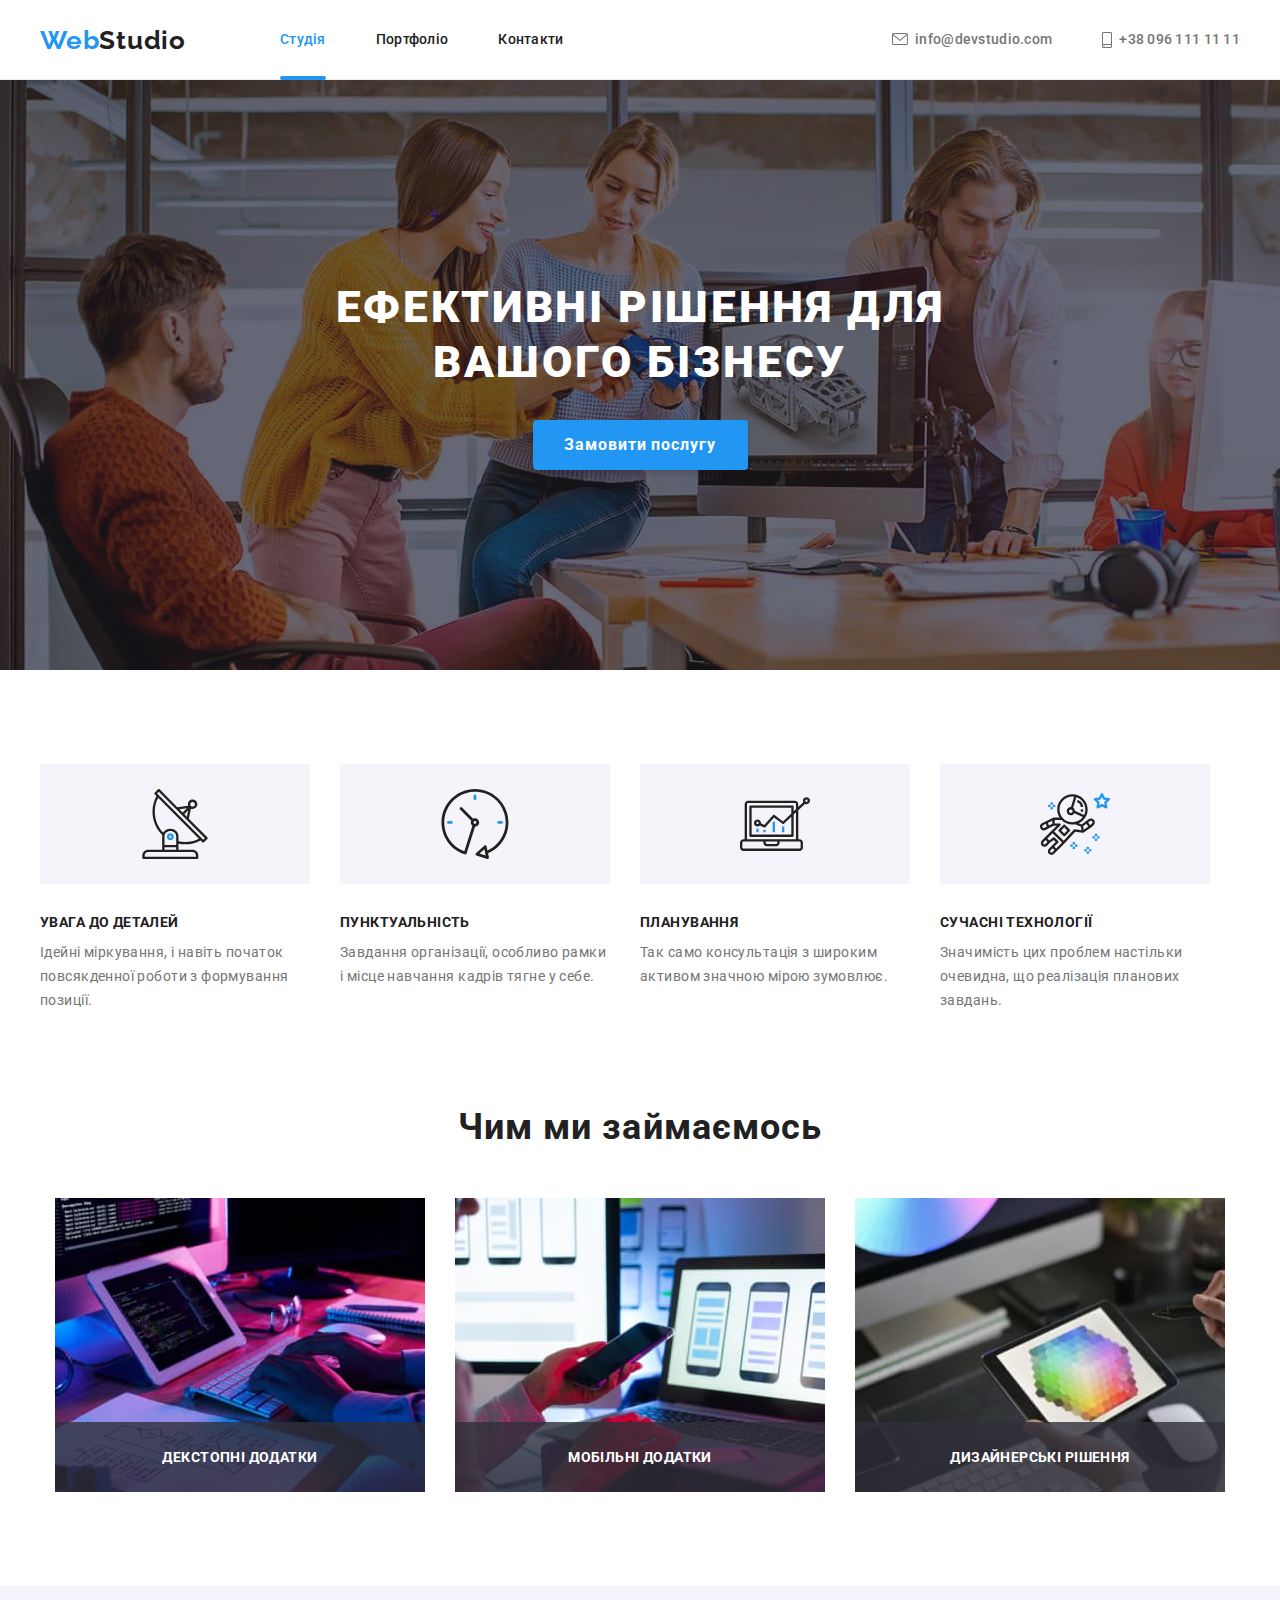
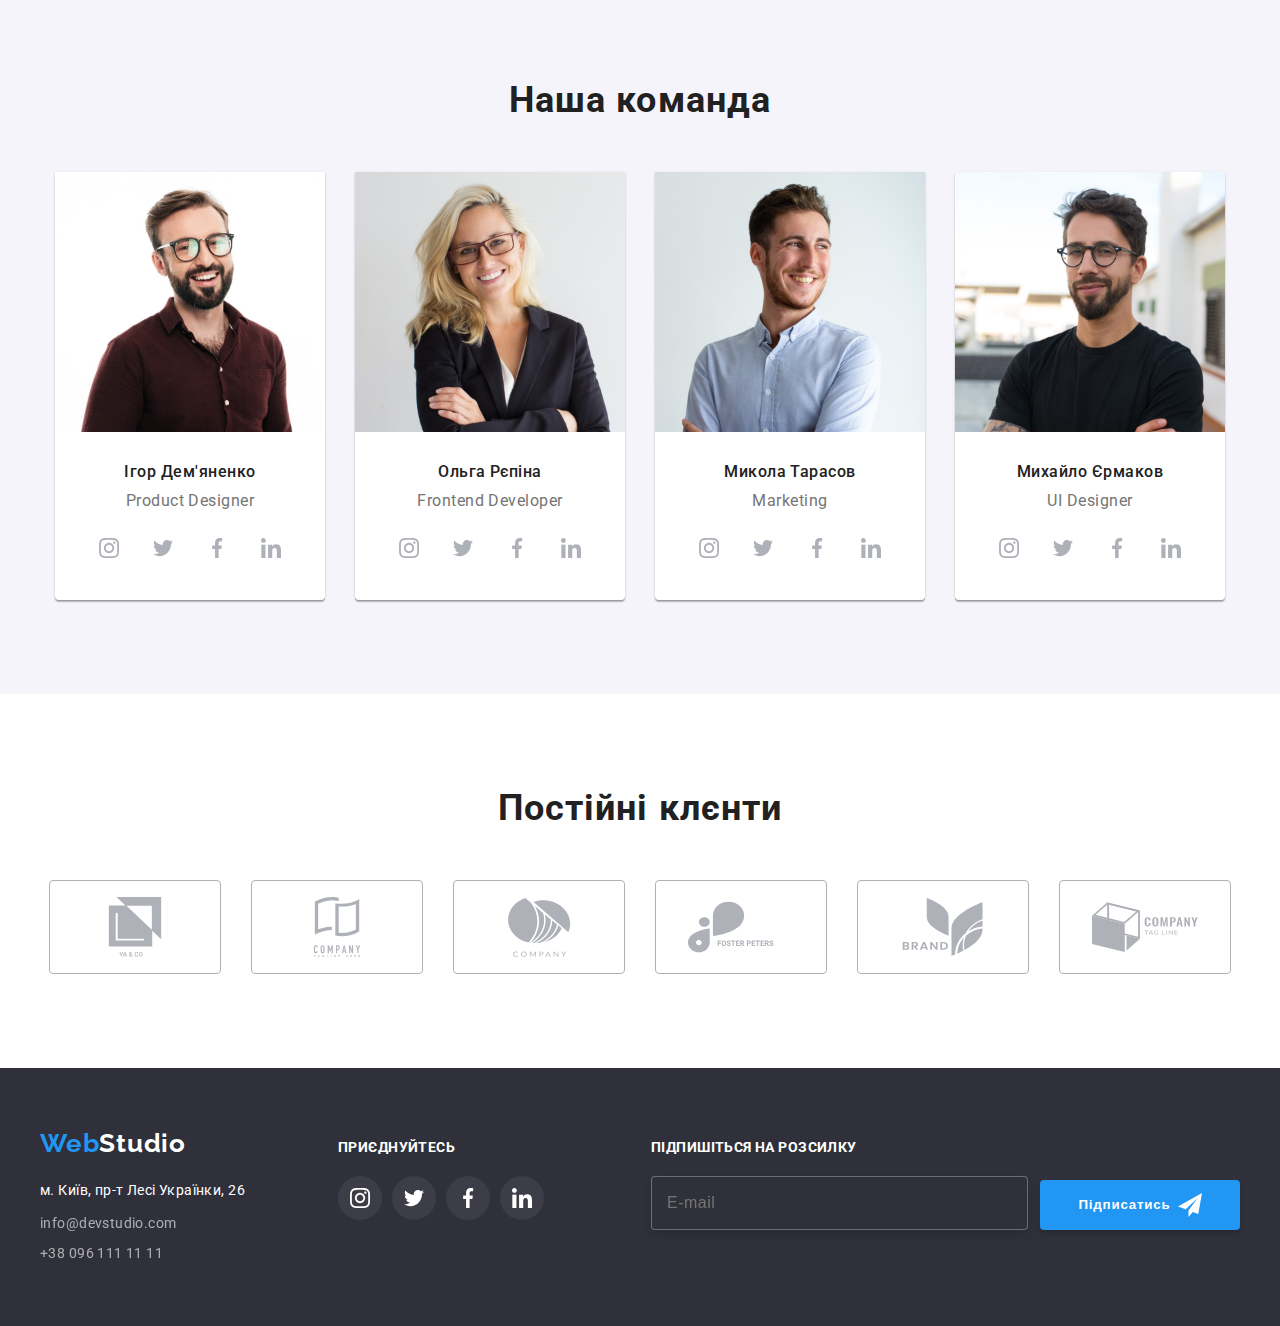
<file: index.html>
<!DOCTYPE html>
<html lang="uk">
  <head>
    <meta charset="UTF-8" />
    <meta http-equiv="X-UA-Compatible" content="IE=edge" />
    <meta name="viewport" content="width=device-width, initial-scale=1.0" />
    <link
      rel="stylesheet"
      href="https://cdnjs.cloudflare.com/ajax/libs/modern-normalize/1.1.0/modern-normalize.min.css"
      integrity="sha512-wpPYUAdjBVSE4KJnH1VR1HeZfpl1ub8YT/NKx4PuQ5NmX2tKuGu6U/JRp5y+Y8XG2tV+wKQpNHVUX03MfMFn9Q=="
      crossorigin="anonymous"
      referrerpolicy="no-referrer"
    />
    <link rel="preconnect" href="https://fonts.googleapis.com" />
    <link rel="preconnect" href="https://fonts.gstatic.com" crossorigin />
    <link
      href="https://fonts.googleapis.com/css2?family=Raleway:wght@700&family=Roboto:wght@400;500;700;900&display=swap"
      rel="stylesheet"
    />
    <link rel="stylesheet" href="css/main.min.css" />
    <title>Web Studio</title>
  </head>

  <body>
    <header class="header">
      <div class="container">
        <a class="head__logo" href="index.html"
          ><span class="head__span_logo">Web</span>Studio</a
        >
        <nav class="nav">
          <ul class="nav__list">
            <li class="nav__list-item">
              <a href="index.html " id="head__activity" class="nav__link"
                >Студія</a
              >
            </li>
            <li class="nav__list-item">
              <a href="portfolio.html" class="nav__link">Портфоліо</a>
            </li>
            <li class="nav__list-item">
              <a href="#contacts" class="nav__link">Контакти</a>
            </li>
          </ul>
        </nav>
        <ul class="head__contacts_list">
          <li class="head__list-item_contacts">
            <a class="head__contacts_link" href="mailto:info@devstudio.com">
              <svg class="head__mail_icon" height="12px" width="16px">
                <use href="./image/sprait_new.svg#icon-envelope"></use>
              </svg>
              info@devstudio.com</a
            >
          </li>
          <li class="head__list-item_contacts">
            <a class="head__contacts_link" href="tel:+380961111111">
              <svg class="head__tel_icon" height="16px" width="10px">
                <use href="./image/sprait_new.svg#icon-smartphone"></use>
              </svg>
              +38 096 111 11 11</a
            >
          </li>
        </ul>
      </div>
    </header>
    <main class="main">
      <section class="main__hero_section">
        <div class="container">
          <h1 class="hero__title">Ефективні рішення для вашого бізнесу</h1>
          <button class="hero__btn" data-modal-open type="button">
            Замовити послугу
          </button>
        </div>
      </section>
      <section class="main__features_section section">
        <div class="container">
          <ul class="features__list">
            <li class="features__list-item">
              <div class="features__icon">
                <svg width="70px" height="70px">
                  <use href="./image/sprait.svg#icon-antenna"></use>
                </svg>
              </div>
              <h3 class="features__list-item_title">УВАГА ДО ДЕТАЛЕЙ</h3>
              <p class="features__list-item_discription">
                Ідейні міркування, і навіть початок повсякденної роботи з
                формування позиції.
              </p>
            </li>
            <li class="features__list-item">
              <div class="features__icon">
                <svg width="70px" height="70px">
                  <use href="./image/sprait.svg#icon-clock"></use>
                </svg>
              </div>
              <h3 class="features__list-item_title">ПУНКТУАЛЬНІСТЬ</h3>
              <p class="features__list-item_discription">
                Завдання організації, особливо рамки і місце навчання кадрів
                тягне у себе.
              </p>
            </li>
            <li class="features__list-item">
              <div class="features__icon">
                <svg class="features-antenna" width="70px" height="70px">
                  <use href="./image/sprait.svg#icon-diagram"></use>
                </svg>
              </div>
              <h3 class="features__list-item_title">ПЛАНУВАННЯ</h3>
              <p class="features__list-item_discription">
                Так само консультація з широким активом значною мірою зумовлює.
              </p>
            </li>
            <li class="features__list-item">
              <div class="features__icon">
                <svg class="features-antenna" width="70px" height="70px">
                  <use href="./image/sprait.svg#icon-astronaut"></use>
                </svg>
              </div>
              <h3 class="features__list-item_title">СУЧАСНІ ТЕХНОЛОГІЇ</h3>
              <p class="features__list-item_discription">
                Значимість цих проблем настільки очевидна, що реалізація
                планових завдань.
              </p>
            </li>
          </ul>
        </div>
      </section>
      <section class="main__occupation_section section">
        <div class="container">
          <h2 class="occupation__title">Чим ми займаємось</h2>
          <ul class="occupation__ul">
            <li class="main__occupation_list-item">
              <img
                class="occupation__img"
                src="image/workspace2.jpg"
                alt="workspace-image"
                width="370"
                height="294"
              />
              <a class="occupation__img_discription" href=""
                >ДЕКСТОПНІ ДОДАТКИ</a
              >
            </li>
            <li class="main__occupation_list-item">
              <img
                src="image/workspace.jpg"
                alt="workspace-image"
                class="occupation__img"
                width="370"
                height="294"
              />
              <a class="occupation__img_discription" href=""
                >МОБІЛЬНІ ДОДАТКИ</a
              >
            </li>
            <li class="main__occupation_list-item">
              <img
                src="image/workspace3.jpg"
                alt="workspace-image"
                class="occupation__img"
                width="370"
                height="294"
              />
              <a class="occupation__img_discription" href=""
                >ДИЗАЙНЕРСЬКІ РІШЕННЯ</a
              >
            </li>
          </ul>
        </div>
      </section>
      <section class="main__portfolio_section section">
        <div class="container">
          <h2 class="our-team__title">Наша команда</h2>
          <ul class="our-team__ul">
            <li class="our-team__list-item">
              <img
                src="image/igor.jpg"
                alt="person-foto"
                class="person-foto"
                width="270"
                height="260"
              />
              <div class="our-team__person_block">
                <h3 class="our-team__person_title">Ігор Дем'яненко</h3>
                <p class="our-team__person_discription">Product Designer</p>
                <ul class="our-team__list_icon">
                  <li class="our-team__list-item_icon">
                    <a class="our-team__link_icon" href=""
                      ><svg width="20px" height="20px">
                        <use
                          href="./image/sprait.svg#icon-instagram"
                        ></use></svg
                    ></a>
                  </li>
                  <li class="our-team__list-item_icon">
                    <a class="our-team__link_icon" href=""
                      ><svg width="20px" height="20px">
                        <use href="./image/sprait.svg#icon-twitter"></use></svg
                    ></a>
                  </li>
                  <li class="our-team__list-item_icon">
                    <a class="our-team__link_icon" href=""
                      ><svg width="20px" height="20px">
                        <use href="./image/sprait.svg#icon-facebook"></use></svg
                    ></a>
                  </li>
                  <li class="our-team__list-item_icon">
                    <a class="our-team__link_icon" href=""
                      ><svg width="20px" height="20px">
                        <use href="./image/sprait.svg#icon-in"></use></svg
                    ></a>
                  </li>
                </ul>
              </div>
            </li>
            <li class="our-team__list-item">
              <img
                class="person-foto"
                src="image/olga.jpg"
                alt="person foto"
                width="270"
                height="260"
              />
              <div class="our-team__person_block">
                <h3 class="our-team__person_title">Ольга Рєпіна</h3>
                <p class="our-team__person_discription">Frontend Developer</p>
                <ul class="our-team__list_icon">
                  <li class="our-team__list-item_icon">
                    <a class="our-team__link_icon" href=""
                      ><svg width="20px" height="20px">
                        <use
                          href="./image/sprait.svg#icon-instagram"
                        ></use></svg
                    ></a>
                  </li>
                  <li class="our-team__list-item_icon">
                    <a class="our-team__link_icon" href=""
                      ><svg width="20px" height="20px">
                        <use href="./image/sprait.svg#icon-twitter"></use></svg
                    ></a>
                  </li>
                  <li class="our-team__list-item_icon">
                    <a class="our-team__link_icon" href=""
                      ><svg width="20px" height="20px">
                        <use href="./image/sprait.svg#icon-facebook"></use></svg
                    ></a>
                  </li>
                  <li class="our-team__list-item_icon">
                    <a class="our-team__link_icon" href=""
                      ><svg width="20px" height="20px">
                        <use href="./image/sprait.svg#icon-in"></use></svg
                    ></a>
                  </li>
                </ul>
              </div>
            </li>
            <li class="our-team__list-item">
              <img
                src="image/mykola.jpg"
                alt="person foto"
                class="person-foto"
                width="270"
                height="260"
              />
              <div class="our-team__person_block">
                <h3 class="our-team__person_title">Микола Тарасов</h3>
                <p class="our-team__person_discription">Marketing</p>
                <ul class="our-team__list_icon">
                  <li class="our-team__list-item_icon">
                    <a class="our-team__link_icon" href=""
                      ><svg width="20px" height="20px">
                        <use
                          href="./image/sprait.svg#icon-instagram"
                        ></use></svg
                    ></a>
                  </li>
                  <li class="our-team__list-item_icon">
                    <a class="our-team__link_icon" href=""
                      ><svg width="20px" height="20px">
                        <use href="./image/sprait.svg#icon-twitter"></use></svg
                    ></a>
                  </li>
                  <li class="our-team__list-item_icon">
                    <a class="our-team__link_icon" href=""
                      ><svg width="20px" height="20px">
                        <use href="./image/sprait.svg#icon-facebook"></use></svg
                    ></a>
                  </li>
                  <li class="our-team__list-item_icon">
                    <a class="our-team__link_icon" href=""
                      ><svg width="20px" height="20px">
                        <use href="./image/sprait.svg#icon-in"></use></svg
                    ></a>
                  </li>
                </ul>
              </div>
            </li>
            <li class="our-team__list-item">
              <img
                src="image/mykhailo.jpg"
                alt="person foto"
                class="person-foto"
                width="270"
                height="260"
              />
              <div class="our-team__person_block">
                <h3 class="our-team__person_title">Михайло Єрмаков</h3>
                <p class="our-team__person_discription">UI Designer</p>
                <ul class="our-team__list_icon">
                  <li class="our-team__list-item_icon">
                    <a class="our-team__link_icon" href=""
                      ><svg width="20px" height="20px">
                        <use
                          href="./image/sprait.svg#icon-instagram"
                        ></use></svg
                    ></a>
                  </li>
                  <li class="our-team__list-item_icon">
                    <a class="our-team__link_icon" href=""
                      ><svg width="20px" height="20px">
                        <use href="./image/sprait.svg#icon-twitter"></use></svg
                    ></a>
                  </li>
                  <li class="our-team__list-item_icon">
                    <a class="our-team__link_icon" href=""
                      ><svg width="20px" height="20px">
                        <use href="./image/sprait.svg#icon-facebook"></use></svg
                    ></a>
                  </li>
                  <li class="our-team__list-item_icon">
                    <a class="our-team__link_icon" href=""
                      ><svg width="20px" height="20px">
                        <use href="./image/sprait.svg#icon-in"></use></svg
                    ></a>
                  </li>
                </ul>
              </div>
            </li>
          </ul>
        </div>
      </section>
      <section class="main__clientage_section section">
        <div class="container">
          <h3 class="clientage__title">Постійні клєнти</h3>
          <ul class="clientage__list">
            <li class="clientage__list-item">
              <a class="clientage__link_icon" href="">
                <svg class="clientage__icon" height="60px" width="106px">
                  <use href="./image/sprait.svg#icon-clientage_1"></use>
                </svg>
              </a>
            </li>
            <li class="clientage__list-item">
              <a class="clientage__link_icon" href="">
                <svg class="clientage__icon" height="60px" width="106px">
                  <use href="./image/sprait.svg#icon-clientage_2"></use>
                </svg>
              </a>
            </li>
            <li class="clientage__list-item">
              <a class="clientage__link_icon" href="">
                <svg class="clientage__icon" height="60px" width="106px">
                  <use href="./image/sprait.svg#icon-clientage_3"></use>
                </svg>
              </a>
            </li>
            <li class="clientage__list-item">
              <a class="clientage__link_icon" href="">
                <svg class="clientage__icon" height="60px" width="106px">
                  <use href="./image/sprait.svg#icon-clientage_4"></use>
                </svg>
              </a>
            </li>
            <li class="clientage__list-item">
              <a class="clientage__link_icon" href="">
                <svg class="clientage__icon" height="60px" width="106px">
                  <use href="./image/sprait.svg#icon-clientage_5"></use>
                </svg>
              </a>
            </li>
            <li class="clientage__list-item">
              <a class="clientage__link_icon" href="">
                <svg class="clientage__icon" height="60px" width="106px">
                  <use href="./image/sprait.svg#icon-clientage_6"></use>
                </svg>
              </a>
            </li>
          </ul>
        </div>
      </section>
    </main>
    <footer class="footer">
      <div class="container">
        <div class="footer__first_content">
          <a class="footer__logo" href="index.html"
            ><span class="footer__span_logo">Web</span>Studio</a
          >

          <address class="footer__address">
            <ul class="footer__address_list">
              <li class="address__list-item">
                <a
                  class="footer__address_link"
                  href="https://goo.gl/maps/acpGFTv24inK1z5D9"
                >
                  м. Київ, пр-т Лесі Українки, 26</a
                >
              </li>
              <li id="contact__list-item" class="contact-list-item">
                <a class="footer__link_mail" href="mailto:info@devstudio.com"
                  >info@devstudio.com</a
                >
              </li>
              <li class="contact__list-item">
                <a class="footer__link_num" href="tel:+380961111111"
                  >+38 096 111 11 11</a
                >
              </li>
            </ul>
          </address>
        </div>
        <div class="footer__social_content">
          <h3 class="footer__social_title">ПРИЄДНУЙТЕСЬ</h3>
          <ul class="footer__social_list">
            <li class="footer__list-item_icon">
              <a class="footer__link_icon" href=""
                ><svg width="20px" height="20px">
                  <use href="./image/sprait.svg#icon-instagram"></use></svg
              ></a>
            </li>
            <li class="footer__list-item_icon">
              <a class="footer__link_icon" href=""
                ><svg width="20px" height="20px">
                  <use href="./image/sprait.svg#icon-twitter"></use></svg
              ></a>
            </li>
            <li class="footer__list-item_icon">
              <a class="footer__link_icon" href=""
                ><svg width="20px" height="20px">
                  <use href="./image/sprait.svg#icon-facebook"></use></svg
              ></a>
            </li>
            <li class="footer__list-item_icon">
              <a class="footer__link_icon" href=""
                ><svg width="20px" height="20px">
                  <use href="./image/sprait.svg#icon-in"></use></svg
              ></a>
            </li>
          </ul>
        </div>
        <div class="footer__sending">
          <div class="footer__input">
            <form>
              <label class="footer__label_sending" for="footer__input_sending"
                >ПІДПИШІТЬСЯ НА РОЗСИЛКУ</label
              >

              <input
                class="footer__input_sending"
                type="email"
                id="footer__input_sending"
                name="footer__input_sending"
                placeholder="E-mail"
              />
            </form>
          </div>
          <div>
            <button class="footer__btn_send" type="button">
              Підписатись
              <svg class="footer_send_icon" width="24px" height="24px">
                <use href="./image/sprait_new.svg#icon-tg-send"></use>
              </svg>
            </button>
          </div>
        </div>
      </div>
    </footer>
    <div class="backdrop is-hidden" data-modal>
      <div class="modal__win">
        <button type="button" data-modal-close class="modal__btn_close">
          <svg class="icon-close" width="11px" height="11px">
            <use href="./image/sprait.svg#icon-close"></use>
          </svg>
        </button>
        <form class="modal__form">
          <p class="modal__h">Залиште свої дані, ми вам передзвонимо</p>
          <div>
            <label class="modal__label" for="name">Ім'я</label
            ><input class="modal__input" type="text" id="name" name="name" />
            <svg class="modal__icon" width="18px" height="18px">
              <use href="./image/sprait_new.svg#icon-profil"></use>
            </svg>
          </div>
          <div>
            <label class="modal__label" for="tel">Телефон</label
            ><input class="modal__input" type="tel" id="tel" name="tel" />
            <svg class="modal__icon" width="18px" height="18px">
              <use href="./image/sprait_new.svg#icon-tell"></use>
            </svg>
          </div>
          <div>
            <label class="modal__label" for="email">Пошта</label
            ><input class="modal__input" type="email" id="email" name="email" />
            <svg class="modal__icon" width="18px" height="18px">
              <use href="./image/sprait_new.svg#icon-mail"></use>
            </svg>
          </div>
          <div>
            <label class="modal__label" for="textarea">Коментар</label>
            <textarea
              name="textarea"
              id="textarea"
              cols="30"
              rows="9"
              class="modal__textarea"
              placeholder="Введіть текст"
            >
            </textarea>
          </div>
          <div class="check__block">
            <input
              class="modal__check-box"
              type="checkbox"
              id="modal__check-box"
              name="check-box"
            />
            <label class="modal__label_check-box" for="modal__check-box"
              >Погоджуюся з розсилкою та приймаю<a
                class="modal__link_check-box"
                href="#"
                >Умови договору</a
              >
            </label>
          </div>
          <button class="modal__btn_send">Відправити</button>
        </form>
      </div>
    </div>
    <script src="./js/modal.js"></script>
  </body>
</html>
</file>
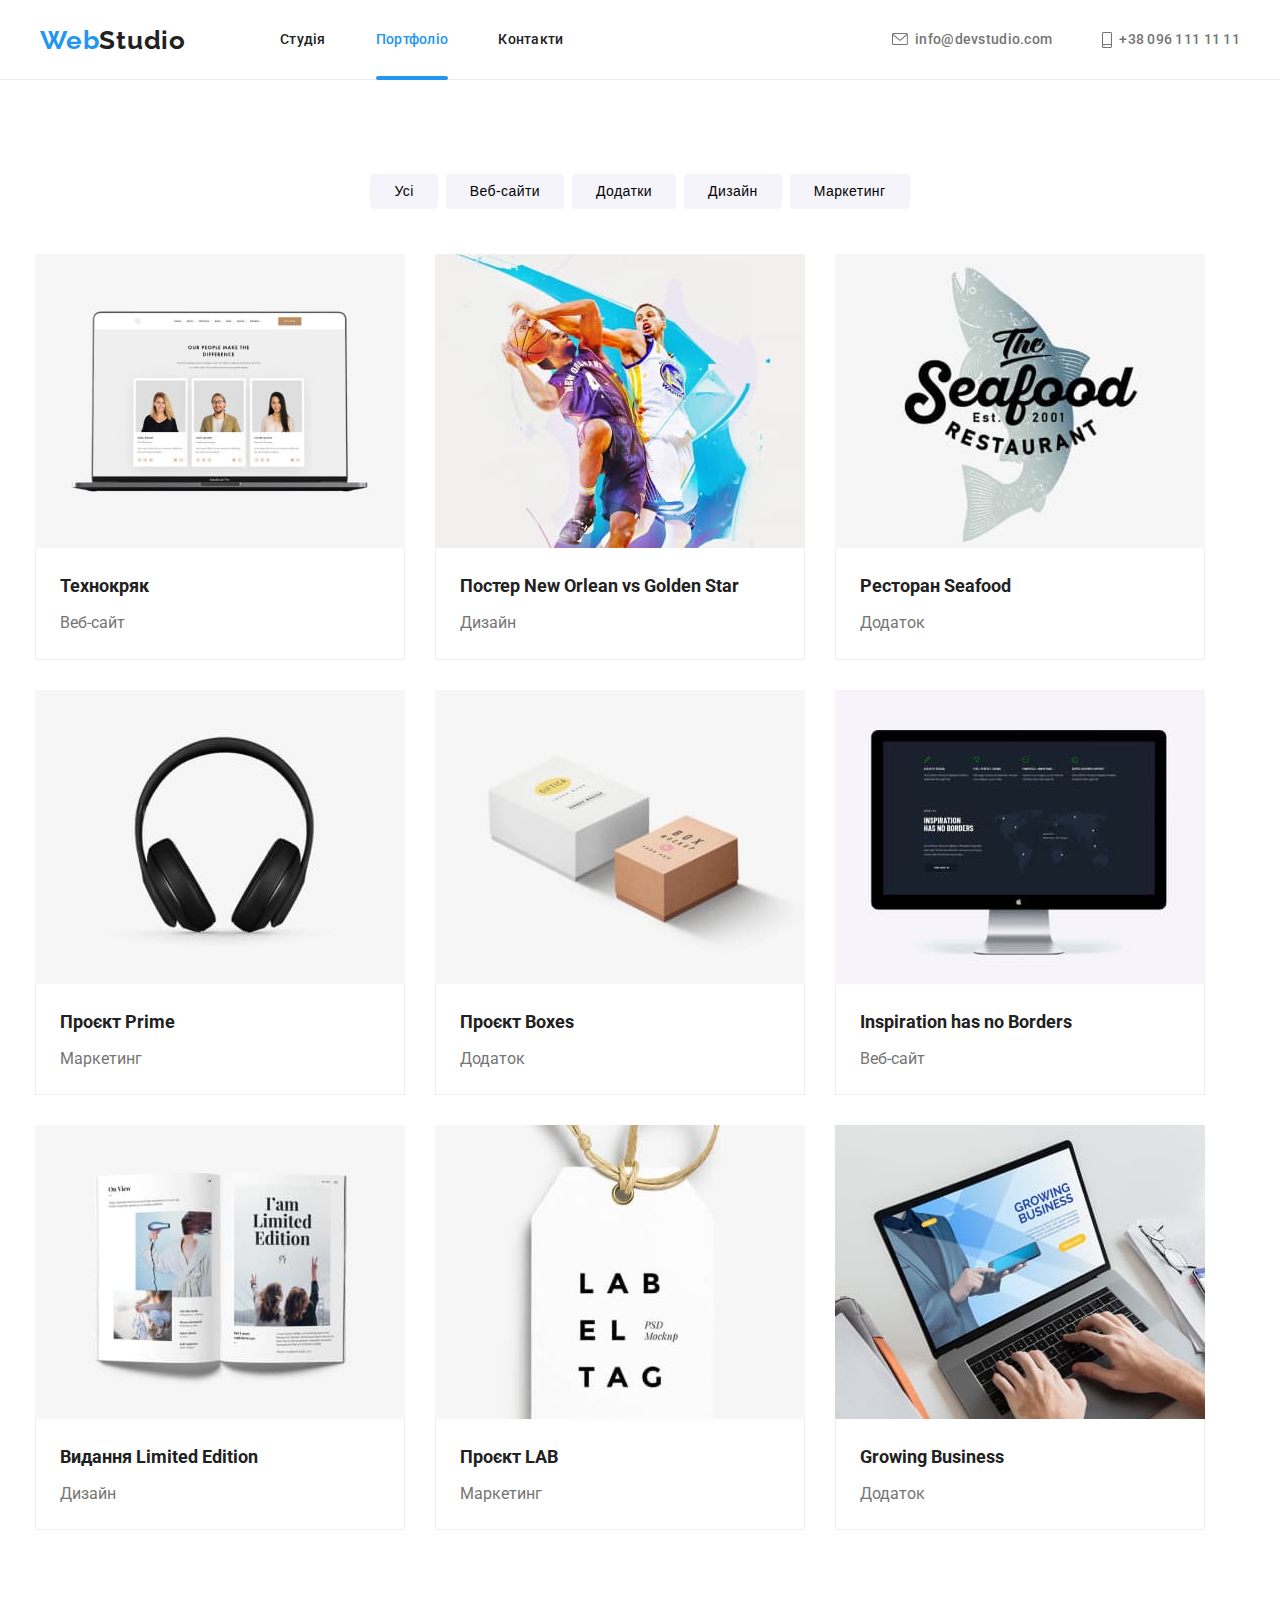
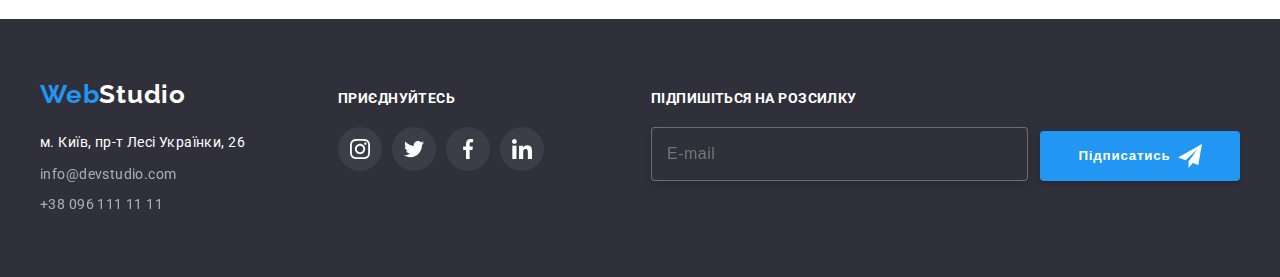
<file: portfolio.html>
<!DOCTYPE html>
<html lang="uk">
  <head>
    <meta charset="UTF-8" />
    <meta http-equiv="X-UA-Compatible" content="IE=edge" />
    <meta name="viewport" content="width=device-width, initial-scale=1.0" />
    <link rel="stylesheet" href="https://cdnjs.cloudflare.com/ajax/libs/modern-normalize/1.1.0/modern-normalize.min.css" integrity="sha512-wpPYUAdjBVSE4KJnH1VR1HeZfpl1ub8YT/NKx4PuQ5NmX2tKuGu6U/JRp5y+Y8XG2tV+wKQpNHVUX03MfMFn9Q==" crossorigin="anonymous" referrerpolicy="no-referrer" />
    <link rel="preconnect" href="https://fonts.googleapis.com" />
    <link rel="preconnect" href="https://fonts.gstatic.com" crossorigin />
    <link
      href="https://fonts.googleapis.com/css2?family=Raleway:wght@700&family=Roboto:wght@400;500;700;900&display=swap"
      rel="stylesheet"
    />
    <link rel="stylesheet" href="css/main.min.css" />   
    <title>portfolio__filter_btn</title>
  </head>
  <body>
    <header class="header">
      <div class="container">
        <a class="head__logo" href="index.html"
          ><span class="head__span_logo">Web</span>Studio</a
        >
        <nav class="nav">
          <ul class="nav__list">
            <li class="nav__list-item">
              <a href="index.html " class="nav__link">Студія</a>
            </li>
            <li class="nav__list-item">
              <a href="portfolio.html" id="head__activity" class=" nav__link">Портфоліо</a>
            </li>
            <li class="nav__list-item">
              <a href="#contacts" class="nav__link">Контакти</a>
            </li>
          </ul>
        </nav>
        <ul class="head__contacts_list">
          <li class="head__list-item_contacts">
            <a class="head__contacts_link" href="mailto:info@devstudio.com">
              <svg class="head__mail_icon" height="12px" width="16px">
                <use href="./image/sprait_new.svg#icon-envelope"></use>
              </svg>
              info@devstudio.com</a
            >
          </li>
          <li class="head__list-item_contacts">
            <a class="head__contacts_link" href="tel:+380961111111">
              <svg class="head__tel_icon" height="16px" width="10px">
                <use href="./image/sprait_new.svg#icon-smartphone"></use>
              </svg>
              +38 096 111 11 11</a
            >
          </li>
        </ul>
      </div>
    </header>
    <main class="main">

        <section class="project__section section">
          <div class="container">
          <ul class="project__list_filter">
            <li class="filter__list-item">
              <button id="filter__btn_all" class="portfolio__filter_btn"type="button">
                Усі
              </button>
            </li>
            <li class="filter__list-item">
              <button id="filter__btn_web" class="portfolio__filter_btn" type="button">
                Веб-сайти
              </button>
            </li>
            <li class="filter__list-item">
              <button id="filter__btn_app" class="portfolio__filter_btn" type="button">
                Додатки
              </button>
            </li>
            <li class="filter__list-item">
              <button id="filter__btn_design" class="portfolio__filter_btn" type="button">
                Дизайн
              </button>
              </li>
            <li class="filter__list-item">
              <button id="filter__btn_marketing" class="portfolio__filter_btn" type="button">
                Маркетинг
              </button>
            </li>
          </ul>
          <ul class="project__list">
            <li class="project__list-item">
              <a href="#">
              <div class="project__hover_block">
                <img class="project__img"
                  src="image/project1.jpg"
                  alt="image"
                  width="370"
                  height="294"
                />
                <p class="project__hover_discription">
                     Ресурс пропонує комплексні пропозиції з різним рівнем функціоналу та сервісів.
                     Все це дозволить відвідувачу отримати вичерпні відомості про компанію чи приватну особу.
                  </p></div>
                <div class="project__block_text"> 
                  <h3 class="project__title">Технокряк</h3>
                <p class="project__discription">Веб-сайт</p></div>
              </a>
            </li>
            <li class="project__list-item">
              <a href="#">
                <div class="project__hover_block">
                  <img class="project__img"
                    src="image/project2.jpg"
                    alt="image"
                    width="370"
                    height="294"
                  />
                    <p class="project__hover_discription">
                    </p>
                  </div>
                <div class="project__block_text"> <h3 class="project__title">Постер New Orlean vs Golden Star</h3>
                <p class="project__discription">Дизайн</p></div>
              </a>
            </li>
            <li class="project__list-item">
              <a href="#">
                <div class="project__hover_block">
                  <img class="project__img"
                    src="image/project3.jpg"
                    alt="image"
                    width="370"
                    height="294"
                    />
<p class="project__hover_discription">
</p></div>
                <div class="project__block_text"><h3 class="project__title">Ресторан Seafood</h3>
                <p class="project__discription">Додаток</p></div>
              </a>
            </li>
            <li class="project__list-item">
              <a href="#">
                <div class="project__hover_block">
                  <img class="project__img"
                    src="image/project4.jpg"
                    alt="image"
                    width="370"
                    height="294"
                  />
<p class="project__hover_discription">
</p></div>
                <div class="project__block_text"><h3 class="project__title">Проєкт Prime</h3>
                <p class="project__discription">Маркетинг</p></div>
              </a>
            </li>
            <li class="project__list-item">
              <a href="#">
                <div class="project__hover_block">
                  <img class="project__img"
                    src="image/project5.jpg"
                    alt="image"
                    width="370"
                    height="294"
                  />
<p class="project__hover_discription">
</p></div>
                <div class="project__block_text"><h3 class="project__title">Проєкт Boxes</h3>
                <p class="project__discription">Додаток</p></div>
              </a>
            </li>
            <li class="project__list-item">
              <a href="#">
                <div class="project__hover_block">
                  <img class="project__img"
                    src="image/project6.jpg"
                    alt="image"
                    width="370"
                    height="294"
                  />
<p class="project__hover_discription">
</p></div>
                <div class="project__block_text"><h3 class="project__title">Inspiration has no Borders</h3>
                <p class="project__discription">Веб-сайт</p></div>
              </a>
            </li>
            <li class="project__list-item">
              <a href="#">
                <div class="project__hover_block">
                  <img class="project__img"
                    src="image/project7.jpg"
                    alt="image"
                    width="370"
                    height="294"
                  />
<p class="project__hover_discription">
</p></div>
                <div class="project__block_text"><h3 class="project__title">Видання Limited Edition</h3>
                <p class="project__discription">Дизайн</p></div>
              </a>
            </li>
            <li class="project__list-item">
              <a href="#">
                <div class="project__hover_block">
                  <img class="project__img"
                    src="image/project8.jpg"
                    alt="image"
                    width="370"
                    height="294"
                  />
<p class="project__hover_discription">
</p></div>
                <div class="project__block_text"><h3 class="project__title">Проєкт LAB</h3>
                <p class="project__discription">Маркетинг</p></div>
              </a>
            </li>
            <li class="project__list-item">
              <a href="#">
                <div class="project__hover_block">
                  <img class="project__img"
                    src="image/project9.jpg"
                    alt="image"
                    width="370"
                    height="294"
                  />
<p class="project__hover_discription">
</p></div>
                <div class="project__block_text"><h3 class="project__title">Growing Business</h3>
                <p class="project__discription">Додаток</p></div>
              </a>
            </li>
          </ul>
          </div>
        </section>
      </div>
    </main>
    <footer class="footer">
      <div class="container">
        <div class="footer__first_content">
          <a class="footer__logo" href="index.html"
            ><span class="footer__span_logo">Web</span>Studio</a
          >

          <address class="footer__address">
            <ul class="footer__address_list">
              <li class="address__list-item">
                <a
                  class="footer__address_link"
                  href="https://goo.gl/maps/acpGFTv24inK1z5D9"
                >
                  м. Київ, пр-т Лесі Українки, 26</a
                >
              </li>
              <li id="contact__list-item" class="contact-list-item">
                <a class="footer__link_mail" href="mailto:info@devstudio.com"
                  >info@devstudio.com</a
                >
              </li>
              <li class="contact__list-item">
                <a class="footer__link_num" href="tel:+380961111111"
                  >+38 096 111 11 11</a
                >
              </li>
            </ul>
          </address>
        </div>
        <div class="footer__social_content">
          <h3 class="footer__social_title">ПРИЄДНУЙТЕСЬ</h3>
          <ul class="footer__social_list">
            <li class="footer__list-item_icon">
              <a class="footer__link_icon" href=""
                ><svg width="20px" height="20px">
                  <use href="./image/sprait.svg#icon-instagram"></use></svg
              ></a>
            </li>
            <li class="footer__list-item_icon">
              <a class="footer__link_icon" href=""
                ><svg width="20px" height="20px">
                  <use href="./image/sprait.svg#icon-twitter"></use></svg
              ></a>
            </li>
            <li class="footer__list-item_icon">
              <a class="footer__link_icon" href=""
                ><svg width="20px" height="20px">
                  <use href="./image/sprait.svg#icon-facebook"></use></svg
              ></a>
            </li>
            <li class="footer__list-item_icon">
              <a class="footer__link_icon" href=""
                ><svg width="20px" height="20px">
                  <use href="./image/sprait.svg#icon-in"></use></svg
              ></a>
            </li>
          </ul>
        </div>
        <div class="footer__sending">
          <div class="footer__input">
            <form>
              <label class="footer__label_sending" for="footer__input_sending"
                >ПІДПИШІТЬСЯ НА РОЗСИЛКУ</label
              >

              <input
                class="footer__input_sending"
                type="email"
                id="footer__input_sending"
                name="footer__input_sending"
                placeholder="E-mail"
              />
            </form>
          </div>
          <div>
            <button class="footer__btn_send" type="button">
              Підписатись
              <svg class="footer_send_icon" width="24px" height="24px">
                <use href="./image/sprait_new.svg#icon-tg-send"></use>
              </svg>
            </button>
          </div>
        </div>
      </div>
    </footer>
  </body>
</html>
</file>
<file: css/main.min.css>
.header{background:#fff;border-bottom:1px solid #ececec}.header .container{align-items:center;display:flex}.head__logo{font-family:var(--logo-font);font-weight:var(--bold-font-weight);font-size:var(--logo-font-size);color:var(--title-text-color);text-decoration:none;list-style:none;letter-spacing:.03em;margin-right:94px}.head__logo .head__span_logo{color:var(--accent-color)}.nav__list{display:flex;list-style:none}.nav__list .nav__list-item{text-decoration:none;font-weight:var(--medium-font-weight);font-size:var(--primary-font-size);line-height:1.1;letter-spacing:.02em}.nav__list .nav__list-item:not(:last-child){margin-right:50px}.nav__list .nav__link{display:block;position:relative;padding-top:32px;padding-bottom:32px;text-decoration:none;color:var(--title-text-color);transition:color 250ms cubic-bezier(0.4, 0, 0.2, 1)}.nav__list .nav__link:hover,.nav__list .nav__link:focus{color:var(--accent-color)}#head__activity{color:var(--accent-color)}#head__activity:after{display:block;position:absolute;content:"";width:100%;height:4px;border-radius:2px;bottom:-1px;background-color:var(--accent-color)}.head__contacts_list{display:flex;margin:0;padding:0;margin-left:auto;list-style:none}.head__contacts_list .head__list-item_contacts:not(:last-child){margin-right:50px}.head__contacts_link{display:flex;align-items:center;padding:2px 0;color:var(--secondary-text-color);fill:var(--secondary-text-color);text-decoration:none;font-weight:var(--medium-font-weight);font-size:var(--primary-font-size);line-height:1.1;letter-spacing:.02em;text-decoration:none;transition:fill 250ms cubic-bezier(0.4, 0, 0.2, 1),color 250ms cubic-bezier(0.4, 0, 0.2, 1)}.head__contacts_link:hover,.head__contacts_link:focus{color:var(--accent-color);fill:var(--accent-color)}.head__contacts_link .head__mail_icon{margin-right:7px}.head__contacts_link .head__tel_icon{margin-right:7px}.footer{background-color:var(--dark-background);width:100%;padding:60px 0}.footer .container{display:flex;align-items:baseline}.container .footer__social_content{margin-left:93px}.container .footer__sending{display:flex;align-items:flex-end;margin-left:auto}.footer__first_content .footer__logo{color:var(--primary-white-color)}.footer__first_content .footer__address{margin-top:20px;font-style:normal}.footer__logo{text-decoration:none;color:var(--primary-white-color);font-family:"Raleway";font-weight:var(--bold-font-weight);font-size:26px;line-height:1.2;letter-spacing:.03em}.footer__logo .footer__span_logo{color:var(--accent-color)}.footer__address_list{margin:0;padding:0}.footer__address_list .address__list-item,.footer__address_list .contact__list-item{list-style:none}.footer__address_list #contact__list-item{display:block;margin-top:9px;margin-bottom:6px}.footer__address_link{text-decoration:none;color:var(--primary-white-color);font-style:normal;font-weight:var(--regular-font-weight);font-size:14px;line-height:1.7;letter-spacing:.03em}.footer__link_mail,.footer__link_num{font-size:14px;line-height:1.7;letter-spacing:.03em;color:var(--primary-white-color);opacity:60%;text-decoration:none;font-style:normal}.footer__social_content{margin-left:93px}.footer__social_content .footer__social_title{font-weight:var(--bold-font-weight);color:#fff;font-size:14px;line-height:1.1;letter-spacing:.03em}.footer__social_content .footer__social_list{display:flex;list-style:none;margin:0;padding:0;margin-top:20px}.footer__list-item_icon:not(:last-child){margin-right:10px}.footer__link_icon{display:flex;text-decoration:none;background-color:rgba(255,255,255,.062745098);align-items:center;justify-content:center;width:44px;height:44px;border-radius:50%;fill:#fff;transition:background-color 250ms cubic-bezier(0.4, 0, 0.2, 1)}.footer__link_icon:focus,.footer__link_icon:hover{background-color:var(--accent-color);fill:#fff}.footer__block_sending{display:flex;align-items:flex-end;margin-left:auto}.footer__label_sending{display:block;margin-bottom:20px;color:#fff;font-weight:700;font-size:14px;line-height:1.1;letter-spacing:.03em}.footer__input_sending{padding-left:15px;display:flex;align-items:center;width:358px;height:50px;background-color:#2f303a;border:1px solid rgba(255,255,255,.3019607843);filter:drop-shadow(0px 4px 4px rgba(0, 0, 0, 0.15));border-radius:4px;font-weight:400;font-size:16px;line-height:1.25;letter-spacing:.03em;color:rgba(255,255,255,.3764705882);outline:none}.footer__btn_send{padding:0;margin-left:12px;display:flex;width:200px;height:50px;background-color:#2196f3;color:#fff;font-weight:700;line-height:1.9;letter-spacing:.06em;align-items:center;justify-content:center;box-shadow:0px 4px 4px rgba(0,0,0,.15);border:none;border-radius:4px}.footer__btn_send .footer_send_icon{margin-left:7px;fill:#fff}.backdrop{opacity:100%;position:fixed;top:0;left:0;width:100vw;height:100vh;background-color:rgba(0,0,0,.1254901961);transition:opacity 250ms cubic-bezier(0.4, 0, 0.2, 1),visibility 250ms cubic-bezier(0.4, 0, 0.2, 1)}.backdrop.is-hidden{opacity:0;visibility:hidden;pointer-events:none}.backdrop .modal__win{padding:40px;position:absolute;top:50%;left:50%;transform:translate(-50%, -50%);width:528px;height:580px;background-color:#fff;transition:transform 250ms cubic-bezier(0.4, 0, 0.2, 1)}.backdrop.is-hidden .modal__win{transform:translateY(200px)}.modal__btn_close{display:flex;position:absolute;padding:0;top:8px;right:8px;width:30px;height:30px;border:1px rgba(0,0,0,.1019607843) solid;border-radius:50%;background-color:#fff;align-items:center;justify-content:center;cursor:pointer;transition:fill 250ms cubic-bezier(0.4, 0, 0.2, 1)}.modal__btn_close:hover,.modal__btn_close:focus{fill:#2196f3}.modal__form{display:flex;align-items:center;flex-direction:column}.modal__h{font-weight:700;font-size:20px;line-height:1.15;text-align:center;letter-spacing:.03em;margin-bottom:12px;color:#212121}.modal__btn_send{margin-top:30px;width:200px;height:50px;background:#188ce8;border-radius:4px;transition:box-shadow 250ms cubic-bezier(0.4, 0, 0.2, 1);font-weight:700;font-size:16px;line-height:30px;color:#fff;border:none}.modal__btn_send:hover,.modal__btn_sendfocus{box-shadow:0px 4px 4px rgba(0,0,0,.15);border-radius:4px}.modal__label{font-weight:400;font-size:12px;line-height:1.2;letter-spacing:.01em;color:#757575}.modal__input{border:1px solid rgba(33,33,33,.2);border-radius:4px;width:448px;height:40px;padding:12px 40px;margin-bottom:10px;transition:border 250ms cubic-bezier(0.4, 0, 0.2, 1);outline:none}.modal__input:hover,.modal__input:focus{border:1px solid #2196f3}.modal__input:hover+.modal__icon{fill:#2196f3}.modal__input:focus+.modal__icon{fill:#2196f3}.modal__icon{fill:#212121;display:flex;position:absolute;transform:translateY(-37px) translateX(10px);pointer-events:none;width:12px;height:12px;transition:fill 250ms cubic-bezier(0.4, 0, 0.2, 1)}.modal__textarea{width:448px;height:120px;padding:12px 16px;border:1px solid rgba(33,33,33,.2);transition:border 250ms cubic-bezier(0.4, 0, 0.2, 1);margin-bottom:20px;resize:none;outline:none}.modal__textarea:hover,.modal__textarea:focus{border:1px solid #2196f3}.modal__textarea::-moz-placeholder{font-size:12px;line-height:1.17;letter-spacing:.01em;color:rgba(117,117,117,.5)}.modal__textarea:-ms-input-placeholder{font-size:12px;line-height:1.17;letter-spacing:.01em;color:rgba(117,117,117,.5)}.modal__textarea::placeholder{font-size:12px;line-height:1.17;letter-spacing:.01em;color:rgba(117,117,117,.5)}.modal__label_check-box+.modal__check-box{-webkit-user-select:none;-moz-user-select:none;-ms-user-select:none;user-select:none}.modal__label_check-box::before{content:"";display:inline-block;width:16px;height:15px;flex-shrink:0;flex-grow:0;cursor:pointer;border:1px solid #adb5bd;border-radius:4px;background-repeat:no-repeat;background-position:center;background-size:13px 10px;margin-right:7px;transition:border 250ms cubic-bezier(0.4, 0, 0.2, 1)}.modal__link_check-box{margin-left:4px;color:#2196f3;outline:none}.modal__check-box{position:absolute;z-index:-1;opacity:0}.modal__check-box:focus+.modal__label_check-box::before,.modal__check-box:hover+.modal__label_check-box::before{border:1px solid #2196f3}.modal__check-box:checked+.modal__label_check-box::before{background-image:url(/../image/cheked.png);background-color:#2196f3;background-repeat:no-repeat;background-position:center;border:none}body{font-family:"roboto",sans-serif;margin:0;padding:0;color:#000}h1,h2,h3,h4,h5,p,ul{margin:0;padding:0}img{display:block;max-width:100%;height:auto}.section{margin:0;padding:0;padding-bottom:94px;width:100%}.container{margin-left:auto;margin-right:auto;width:1200px;padding:0px 15px}:root{--accent-color: #2196f3;--secondary-accent-color: #188ce8;--primary-white-color: #fff;--dark-background: #2f303a;--text-font: "Roboto", sans-serif;--logo-font: "Raleway", sans-serif;--logo-font-size: 26px;--project-title-size: 18px;--project-discription-size: 16px;--primary-font-size: 14px;--hero-font-weight: 900;--bold-font-weight: 700;--medium-font-weight: 500;--title-text-color: #212121;--secondary-text-color: #757575;--regular-font-weight: 400}.main{width:100%}.main .main__hero_section{background-image:linear-gradient(to right, rgba(47, 48, 58, 0.3764705882), rgba(47, 48, 58, 0.3764705882)),url(../image/main-bg-img.jpg);background-repeat:no-repeat;max-width:1600px;max-height:600px;margin-left:auto;margin-right:auto;padding:200px 0}.main .main__features_section{padding-top:94px}.main .main__portfolio_section{background-color:#f5f4fa;width:100%}.main .main__clientage_section{padding-top:94px}.main__hero_section .container{display:flex;align-items:center;flex-direction:column;text-align:center}.container{display:flex;align-items:baseline}.container .hero__title{width:696px;margin-right:auto;margin-left:auto;color:var(--primary-white-color);font-weight:900;font-size:44px;line-height:1.25;letter-spacing:.06em;text-transform:uppercase}.container .hero__btn{align-items:center;margin-top:30px;width:215px;height:50px;border:none;box-shadow:0px 4px 4px rgba(0,0,0,.15);border-radius:4px;color:var(--primary-white-color);background-color:var(--accent-color);font-family:var(--text-font);font-weight:var(--bold-font-weight);font-size:16px;line-height:1.9;cursor:pointer;letter-spacing:.06em;transition:background-color 250ms cubic-bezier(0.4, 0, 0.2, 1)}.container .hero__btn:hover,.container .hero__btn:focus{background-color:var(--secondary-accent-color)}.features__list{display:flex;margin:0;padding:0;list-style:none}.features__list-item{width:270px}.features__list-item:not(:last-child){margin-right:30px}.features__list-item .features__icon{width:270px;height:120px;margin-bottom:30px;background-color:#f5f4fa;display:flex;align-items:center;justify-content:center}.features__list-item .features__list-item_title{margin:0;margin-bottom:10px;font-weight:700;font-size:14px;line-height:1.2;letter-spacing:.03em;text-transform:uppercase;color:var(--title-text-color)}.features__list-item .features__list-item_discription{margin:0;font-size:14px;line-height:1.7;letter-spacing:.03em;color:var(--secondary-text-color)}.main__occupation_section .container{display:flex;align-items:center;flex-direction:column}.main__occupation_section .container .occupation__title{margin:0;margin-bottom:50px;font-weight:var(--bold-font-weight);font-size:36px;line-height:1.16;letter-spacing:.03em;color:var(--title-text-color);text-align:center}.main__occupation_section .container .occupation__ul{display:flex;padding:0;list-style:none}.main__occupation_list-item .occupation__img{position:relative}.main__occupation_list-item .occupation__img_discription{display:flex;position:absolute;width:370px;height:70px;background-color:rgba(47,48,58,.8);transform:translateY(-70px);font-weight:700;font-size:14px;line-height:16px;justify-content:center;align-items:center;text-decoration:none;letter-spacing:.03em;text-transform:uppercase;color:#fff}.main__occupation_list-item:not(:last-child){margin-right:30px}.main__portfolio_section{background-color:#f5f4fa;width:100%;padding-top:94px}.main__portfolio_section .container{display:flex;align-items:center;flex-direction:column}.container .our-team__title{text-align:center;margin:0;margin-bottom:50px;font-weight:var(--bold-font-weight);font-size:36px;line-height:1.16;letter-spacing:.03em;color:var(--title-text-color)}.container .our-team__ul{display:flex;padding:0;margin:0;list-style:none}.our-team__list-item{box-shadow:0px 1px 3px rgba(0,0,0,.12),0px 1px 1px rgba(0,0,0,.14),0px 2px 1px rgba(0,0,0,.2);border-radius:0px 0px 4px 4px;text-align:center;background-color:#fff}.our-team__list-item:not(:last-child){margin-right:30px}.our-team__list-item .our-team__person_block{padding:30px 0}.our-team__person_block .our-team__person_title{font-weight:var(--medium-font-weight);font-size:16px;line-height:1.2;margin:0;margin-bottom:10px;letter-spacing:.03em;color:var(--title-text-color)}.our-team__person_block .our-team__person_discription{font-size:16px;color:#757575;line-height:1.2;letter-spacing:.03em;margin:0;margin-bottom:16px}.our-team__person_block .our-team__list_icon{display:flex;list-style:none;align-items:center;justify-content:center}.our-team__list-item_icon:not(:last-child){margin-right:10px}.our-team__link_icon{display:flex;text-decoration:none;background-color:#fff;align-items:center;justify-content:center;width:44px;height:44px;border-radius:50%;fill:#afb1b8;transition:background-color 250ms cubic-bezier(0.4, 0, 0.2, 1)}.our-team__link_icon:hover,.our-team__link_icon:focus{background-color:var(--accent-color);fill:#fff}.main__clientage_section .container{display:flex;align-items:center;flex-direction:column}.main__clientage_section .container .clientage__title{text-align:center;margin:0;margin-bottom:50px;font-weight:var(--bold-font-weight);font-size:36px;line-height:1.16;letter-spacing:.03em;color:var(--title-text-color)}.main__clientage_section .container .clientage__list{display:flex;align-items:center;justify-content:space-between}.clientage__list-item{display:flex}.clientage__list-item:not(:last-child){margin-right:30px}.clientage__link_icon{display:flex;align-items:center;justify-content:center;border:1px solid #afb1b8;border-radius:4px;width:170px;height:92px;transition:border 250ms cubic-bezier(0.4, 0, 0.2, 1)}.clientage__link_icon:focus,.clientage__link_icon:hover{border:1px solid #2196f3}.clientage__link_icon:focus,.clientage__link_icon:hover .clientage__icon{fill:#2196f3}.clientage__link_icon .clientage__icon{transition:fill 250ms cubic-bezier(0.4, 0, 0.2, 1);fill:#afb1b8}.project__section{padding-top:94px}.project__section .container{display:flex;align-items:center;flex-direction:column}.container .project__list{display:flex;flex-wrap:wrap;margin:-20px;list-style:none;font-weight:var(--medium-font-weight);font-size:var(--primary-font-size)}.container .project__list_filter{display:flex;list-style:none;justify-content:center;margin-bottom:50px}.filter__list-item{font-family:inherit;font-style:inherit;line-height:1.625;letter-spacing:inherit;color:inherit}.filter__list-item:not(:last-child){margin-right:8px}.filter__list-item button{font-weight:var(--medium-font-weight);border-radius:4px;border:none;cursor:pointer;background-color:#f5f4fa;padding:6px 24px;transition:box-shadow 250ms cubic-bezier(0.4, 0, 0.2, 1),background-color 250ms cubic-bezier(0.4, 0, 0.2, 1),color 250ms cubic-bezier(0.4, 0, 0.2, 1)}.filter__list-item button:hover,.filter__list-item button:focus{box-shadow:0px 4px 4px rgba(0,0,0,.25);background-color:var(--accent-color);color:var(--primary-white-color)}.filter__list-item .portfolio__filter_btn{margin:0;font-weight:var(--medium-font-weight);font-size:16px;line-height:1.625;text-align:center;letter-spacing:.03em;font-weight:var(--medium-font-weight);font-size:var(--primary-font-size)}.project__list-item{margin:15px}.project__list-item a{position:relative;text-decoration:none;display:block;transition:color 250ms cubic-bezier(0.4, 0, 0.2, 1),background-color 250ms cubic-bezier(0.4, 0, 0.2, 1),box-shadow 250ms cubic-bezier(0.4, 0, 0.2, 1)}.project__list-item a:focus,.project__list-item a:hover{box-shadow:0px 1px 1px rgba(0,0,0,.12),0px 4px 4px rgba(0,0,0,.06),1px 4px 6px rgba(0,0,0,.16)}.project__list-item a:focus .project__hover_discription,.project__list-item a:hover .project__hover_discription{transform:translateY(0%)}.project__list-item a .project__discription{margin:0;font-size:var(--project-discription-size);line-height:1.9;color:var(--secondary-text-color);font-weight:var(--regular-font-weight)}.project__hover_block{overflow:hidden;position:relative}.project__hover_block .project__hover_discription{transition:background-color 250ms cubic-bezier(0.4, 0, 0.2, 1),transform 250ms cubic-bezier(0.4, 0, 0.2, 1);transform:translateY(101%);padding:0;position:absolute;top:0;left:0;color:#fff;font-weight:400;font-size:18px;line-height:1.55;letter-spacing:.03em;padding:63px 24px;background-color:rgba(33,150,243,.8980392157);height:294px;width:370px}.project__block_text{border-bottom:1px #eee solid;border-right:1px #eee solid;border-left:1px #eee solid;padding:20px 24px}.project__block_text .project__title{margin:0;margin-bottom:4px;color:var(--title-text-color);font-weight:var(--bold-font-weight);font-size:var(--project-title-size);line-height:2}/*# sourceMappingURL=main.min.css.map */
</file>
